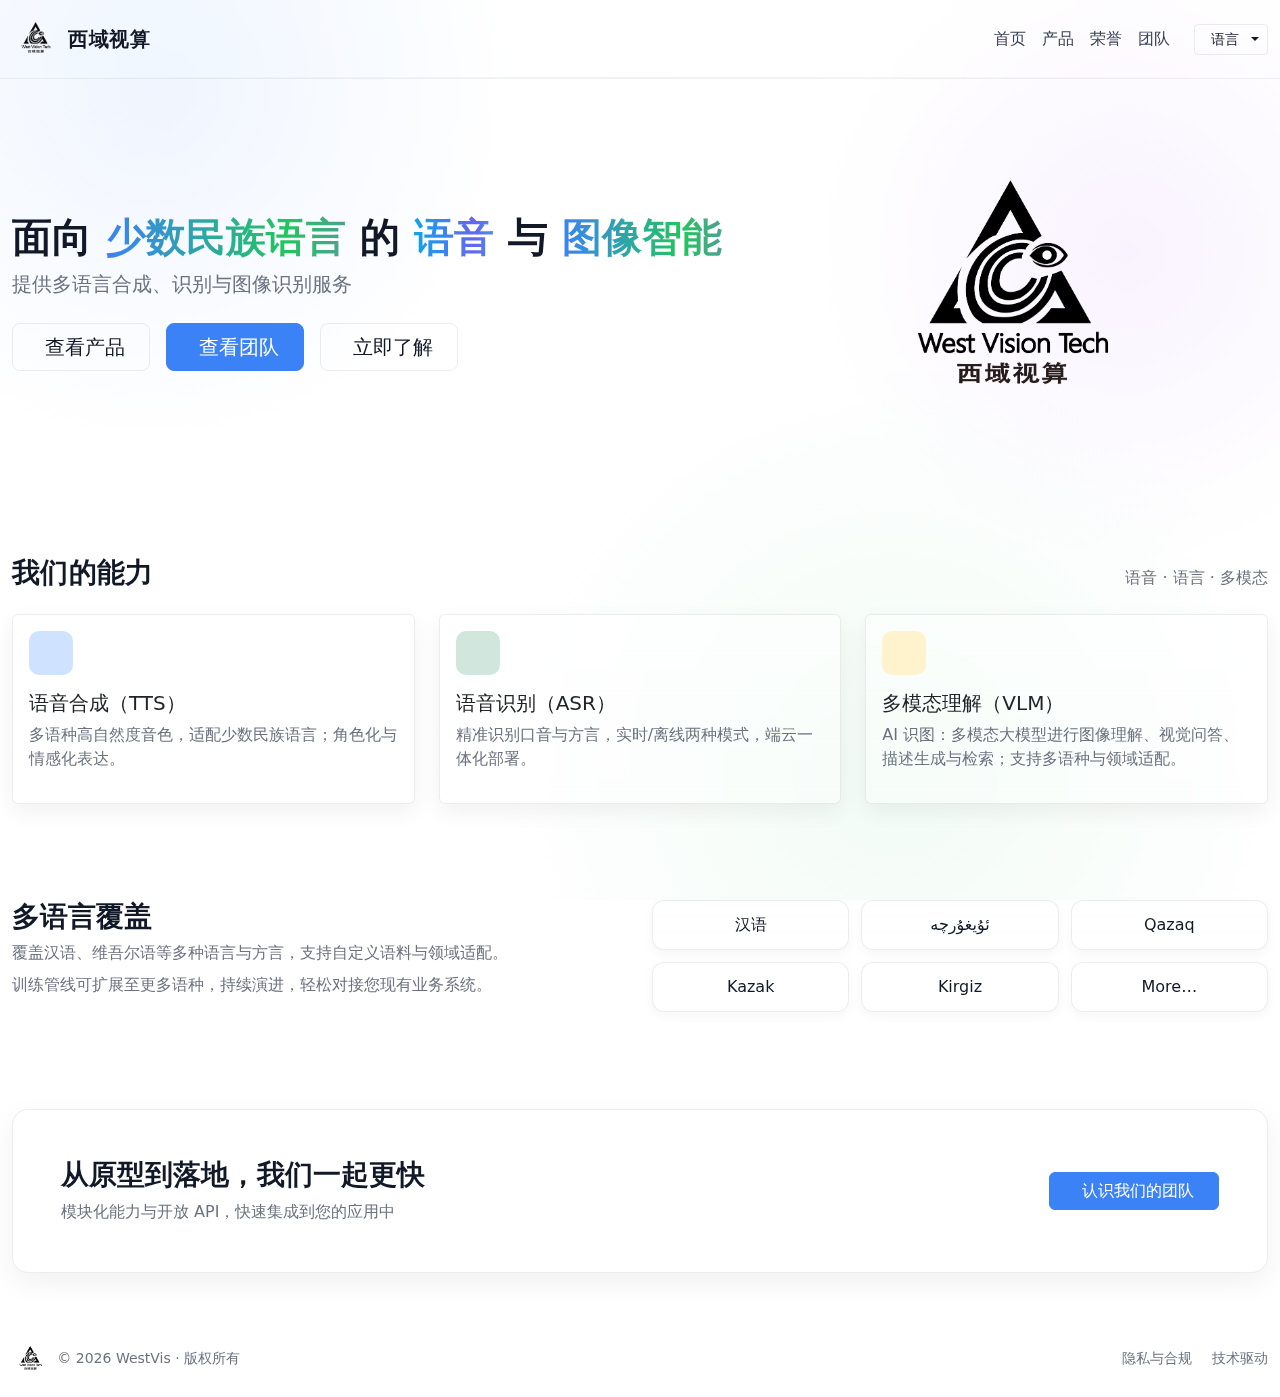
<file: index.html>
<!DOCTYPE html>
<html lang="zh" data-theme="light">
  <head>
    <meta charset="utf-8" />
    <meta name="viewport" content="width=device-width, initial-scale=1" />
    <title>西域视算 · WestVis</title>
    <meta name="description" content="西域视算 · 多语言（少数民族语言）语音合成、识别与图像识别服务" />
    <link rel="preconnect" href="https://gstatic.aby.pub" />
    <link href="https://gstatic.aby.pub/css2?family=Inter:wght@300;400;600;800&display=swap" rel="stylesheet" />
    <link href="https://cdn.bootcdn.net/ajax/libs/bootstrap/5.3.3/css/bootstrap.min.css" rel="stylesheet" />
    <link href="https://cdn.bootcdn.net/ajax/libs/remixicon/4.2.0/remixicon.min.css" rel="stylesheet" />
    <link href="./assets/css/common.css" rel="stylesheet" />
  </head>
  <body>
    <header id="app-header"></header>

    <main>
      <!-- Hero Section -->
      <section class="hero container-xxl py-5 position-relative overflow-hidden">
        <div class="row align-items-center py-5">
          <div class="col-lg-5 order-1 order-lg-2 text-center mb-4 mb-lg-0">
            <img src="./assets/images/logo/logo.png" alt="WestVis Logo" class="hero-logo" />
          </div>
          <div class="col-lg-7 order-2 order-lg-1 text-center text-lg-start">
            <h1 class="display-6 fw-800 mb-2 d-none d-md-block" data-i18n-html="hero.titleRich">面向 <span class="gtext">少数民族语言</span> 的 <span class="gtext-2">语音</span> 与 <span class="gtext">图像智能</span></h1>
            <h1 class="h3 fw-800 mb-3 d-block d-md-none" data-i18n-html="hero.titleRichShort">少数民族语言 · 语音 · 图像智能</h1>
            <p class="lead text-secondary mb-4" data-i18n="hero.subtitle">
              提供多语言合成、识别与图像识别服务
            </p>
            <div class="d-flex gap-3">
              <a href="./product.html" class="btn btn-outline-dark btn-lg px-4">
                <i class="ri-glasses-2-line me-2"></i>
                <span data-i18n="hero.ctaProduct">查看产品</span>
              </a>
              <a href="./team.html" class="btn btn-primary btn-lg px-4">
                <i class="ri-team-line me-2"></i>
                <span data-i18n="hero.ctaTeam">查看团队</span>
              </a>
              <a href="#capabilities" class="btn btn-outline-dark btn-lg px-4" data-no-spa="true" data-scroll-target="#capabilities">
                <i class="ri-information-line me-2"></i>
                <span data-i18n="hero.ctaLearn">立即了解</span>
              </a>
            </div>
          </div>
        </div>
      </section>

      <!-- Capabilities -->
      <section id="capabilities" class="container-xxl py-5">
        <div class="section-head d-flex align-items-end justify-content-between mb-4">
          <h2 class="h3 fw-700 mb-0" data-i18n="cap.title">我们的能力</h2>
          <span class="text-secondary" data-i18n="cap.subtitle">语音 · 语言 · 视觉</span>
        </div>
        <div class="row g-4">
          <div class="col-md-4">
            <div class="card feature-card h-100">
              <div class="card-body">
                <div class="icon-wrap bg-primary-subtle text-primary">
                  <i class="ri-sound-module-line"></i>
                </div>
                <h3 class="h5 mt-3 mb-2" data-i18n="cap.tts.title">语音合成（TTS）</h3>
                <p class="text-secondary" data-i18n="cap.tts.desc">
                  多语种高自然度音色，适配少数民族语言；角色化与情感化表达。
                </p>
              </div>
            </div>
          </div>
          <div class="col-md-4">
            <div class="card feature-card h-100">
              <div class="card-body">
                <div class="icon-wrap bg-success-subtle text-success">
                  <i class="ri-mic-2-line"></i>
                </div>
                <h3 class="h5 mt-3 mb-2" data-i18n="cap.asr.title">语音识别（ASR）</h3>
                <p class="text-secondary" data-i18n="cap.asr.desc">
                  精准识别口音与方言，实时/离线两种模式，端云一体化部署。
                </p>
              </div>
            </div>
          </div>
          <div class="col-md-4">
            <div class="card feature-card h-100">
              <div class="card-body">
                <div class="icon-wrap bg-warning-subtle text-warning">
                  <i class="ri-brain-line"></i>
                </div>
                <h3 class="h5 mt-3 mb-2" data-i18n="cap.cv.title">多模态理解（VLM）</h3>
                <p class="text-secondary" data-i18n="cap.cv.desc">
                  AI 识图：多模态大模型进行图像理解、视觉问答、描述生成与检索；支持多语种与领域适配。
                </p>
              </div>
            </div>
          </div>
        </div>
      </section>

      <!-- Languages -->
      <section class="container-xxl py-5">
        <div class="row g-4 align-items-center">
          <div class="col-lg-6 order-2 order-lg-1">
            <h2 class="h3 fw-700" data-i18n="langs.title">多语言覆盖</h2>
            <p class="text-secondary mb-2" data-i18n="langs.desc1">
              覆盖汉语、维吾尔语等多种语言与方言，支持自定义语料与领域适配。
            </p>
            <p class="text-secondary" data-i18n="langs.desc2">
              训练管线可扩展至更多语种，持续演进，轻松对接您现有业务系统。
            </p>
          </div>
          <div class="col-lg-6 order-1 order-lg-2">
            <div class="grid-badges">
              <div class="badge-tile">汉语</div>
              <div class="badge-tile">ئۇيغۇرچە</div>
              <div class="badge-tile">Qazaq</div>
              <div class="badge-tile">Kazak</div>
              <div class="badge-tile">Kirgiz</div>
              <div class="badge-tile">More…</div>
            </div>
          </div>
        </div>
      </section>

      <!-- CTA -->
      <section class="container-xxl py-5">
        <div class="cta glass rounded-4 p-4 p-lg-5 d-flex flex-column flex-lg-row align-items-center justify-content-between">
          <div>
            <h3 class="fw-700 mb-2" data-i18n="cta.title">从原型到落地，我们一起更快</h3>
            <p class="mb-0 text-secondary" data-i18n="cta.desc">模块化能力与开放 API，快速集成到您的应用中</p>
          </div>
          <a href="./team.html" class="btn btn-primary mt-3 mt-lg-0 px-4">
            <i class="ri-user-star-line me-2"></i>
            <span data-i18n="cta.button">认识我们的团队</span>
          </a>
        </div>
      </section>
    </main>

    <footer id="app-footer" class="mt-auto"></footer>

    <script src="https://cdn.bootcdn.net/ajax/libs/bootstrap/5.3.3/js/bootstrap.bundle.min.js"></script>
    <script src="./assets/js/common.js"></script>
  </body>
  </html>
</file>
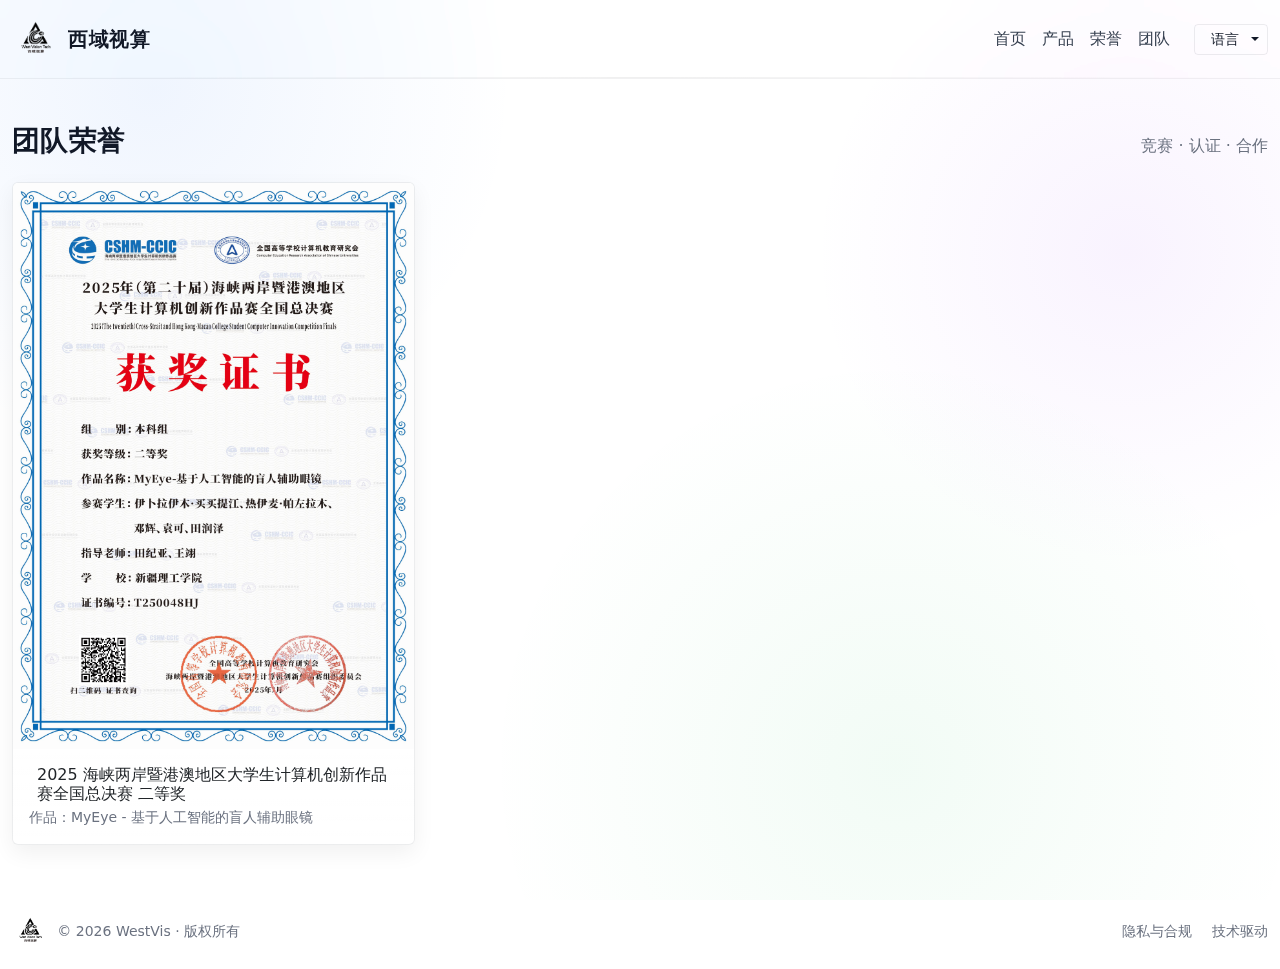
<file: honor.html>
<!DOCTYPE html>
<html lang="zh" data-theme="light">
  <head>
    <meta charset="utf-8" />
    <meta name="viewport" content="width=device-width, initial-scale=1" />
    <title>荣誉 · 西域视算</title>
    <link rel="preconnect" href="https://gstatic.aby.pub" />
    <link href="https://gstatic.aby.pub/css2?family=Inter:wght@300;400;600;800&display=swap" rel="stylesheet" />
    <link href="https://cdn.bootcdn.net/ajax/libs/bootstrap/5.3.3/css/bootstrap.min.css" rel="stylesheet" />
    <link href="https://cdn.bootcdn.net/ajax/libs/remixicon/4.2.0/remixicon.min.css" rel="stylesheet" />
    <link href="./assets/css/common.css" rel="stylesheet" />
  </head>
  <body>
    <header id="app-header"></header>
    <main class="container-xxl py-5">
      <div class="section-head d-flex align-items-end justify-content-between mb-4">
        <h1 class="h3 fw-700 mb-0" data-i18n="honor.title">团队荣誉</h1>
        <span class="text-secondary" data-i18n="honor.subtitle">竞赛 · 认证 · 合作</span>
      </div>

      <div class="row g-4">
        <div class="col-12 col-md-6 col-lg-4">
          <div class="card h-100 feature-card">
            <img src="./assets/images/honor/01.jpg" class="card-img-top" alt="荣誉证书" />
            <div class="card-body">
              <div class="d-flex align-items-center gap-2 mb-1">
                <i class="ri-award-line text-warning"></i>
                <h3 class="h6 mb-0" data-i18n="honor.h1.title">2025 海峡两岸暨港澳地区大学生计算机创新作品赛全国总决赛 二等奖</h3>
              </div>
              <p class="small text-secondary mb-0" data-i18n="honor.h1.desc">作品：MyEye - 基于人工智能的盲人辅助眼镜</p>
            </div>
          </div>
        </div>
      </div>
    </main>
    <footer id="app-footer" class="mt-auto"></footer>
    <script src="https://cdn.bootcdn.net/ajax/libs/bootstrap/5.3.3/js/bootstrap.bundle.min.js"></script>
    <script src="./assets/js/common.js"></script>
  </body>
  </html>
</file>
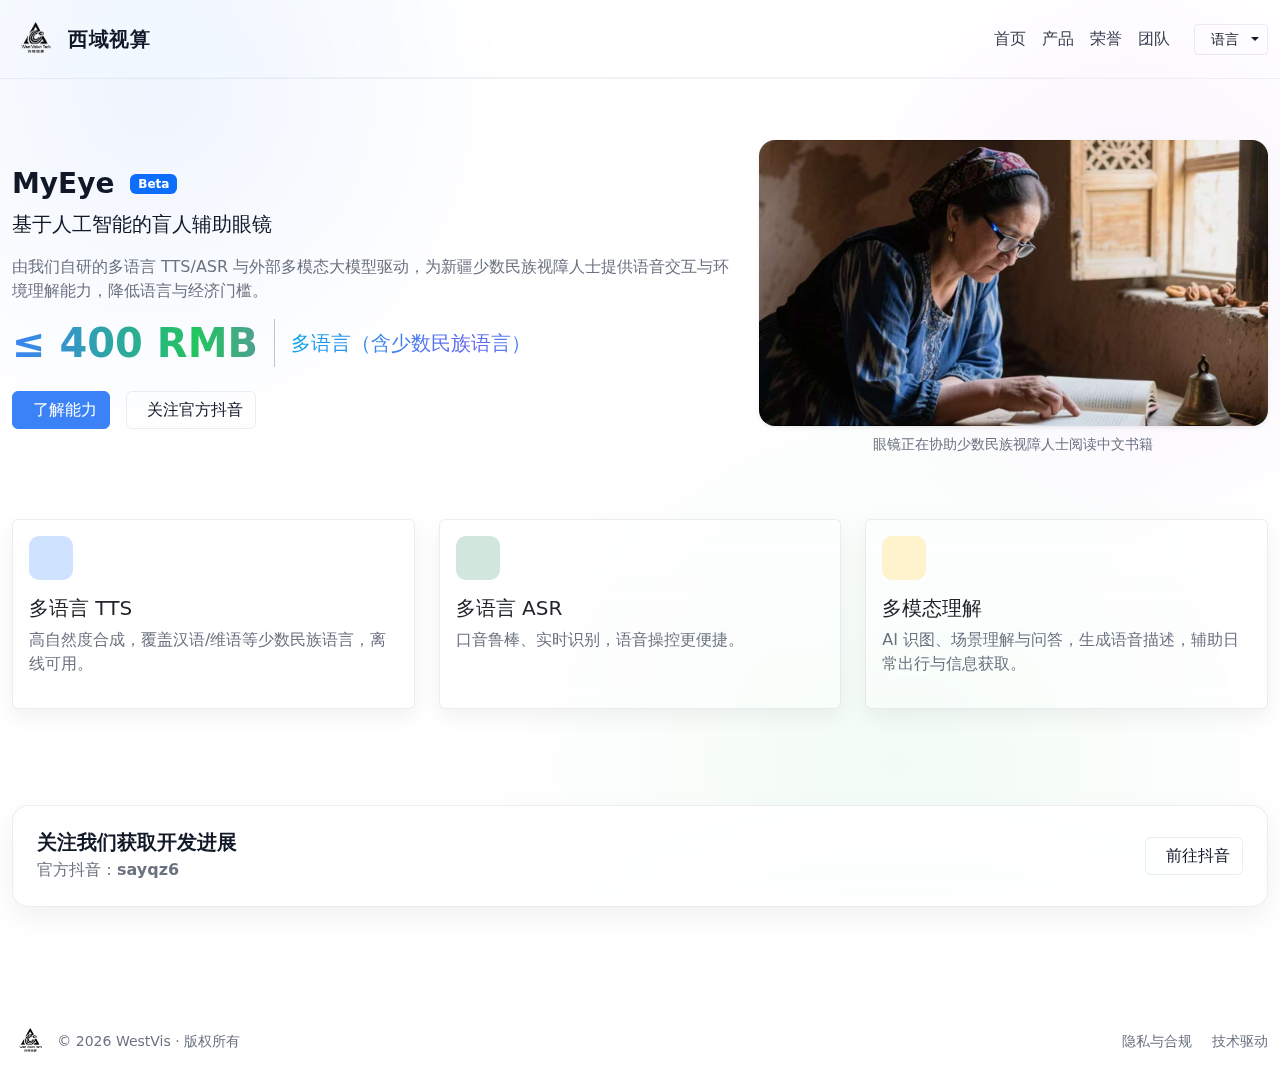
<file: product.html>
<!DOCTYPE html>
<html lang="zh" data-theme="light">
  <head>
    <meta charset="utf-8" />
    <meta name="viewport" content="width=device-width, initial-scale=1" />
    <title>产品 · MyEye · 西域视算</title>
    <link rel="preconnect" href="https://gstatic.aby.pub" />
    <link href="https://gstatic.aby.pub/css2?family=Inter:wght@300;400;600;800&display=swap" rel="stylesheet" />
    <link href="https://cdn.bootcdn.net/ajax/libs/bootstrap/5.3.3/css/bootstrap.min.css" rel="stylesheet" />
    <link href="https://cdn.bootcdn.net/ajax/libs/remixicon/4.2.0/remixicon.min.css" rel="stylesheet" />
    <link href="./assets/css/common.css" rel="stylesheet" />
  </head>
  <body>
    <header id="app-header"></header>

    <main class="container-xxl py-5">
      <section class="row align-items-center g-4 py-3">
        <div class="col-lg-7">
          <div class="d-flex align-items-center gap-3 mb-2">
            <!-- <img src="./assets/images/logo/logo.png" alt="WestVis" style="height:40px;width:auto;" /> -->
            <h1 class="h3 fw-800 mb-0">MyEye</h1>
            <span class="badge text-bg-primary">Beta</span>
          </div>
          <p class="lead mb-3" data-i18n="product.myeye.tagline">基于人工智能的盲人辅助眼镜</p>
          <p class="text-secondary" data-i18n="product.myeye.desc">
            由我们自研的多语言 TTS/ASR 与外部多模态大模型驱动，为新疆少数民族视障人士提供语音交互与环境理解能力，降低语言与经济门槛。
          </p>
          <div class="d-flex flex-wrap align-items-center gap-3 mt-3">
            <div class="display-6 fw-800"><span class="gtext">≤ 400 RMB</span></div>
            <div class="vr d-none d-lg-block"></div>
            <div class="h5 mb-0"><span class="gtext-2" data-i18n="product.myeye.multilang">多语言（含少数民族语言）</span></div>
          </div>
          <div class="mt-4 d-flex gap-3">
            <a href="#features" class="btn btn-primary" data-no-spa="true" data-scroll-target="#features"><i class="ri-eye-line me-2"></i><span data-i18n="product.myeye.ctaLearn">了解能力</span></a>
            <a href="#follow" class="btn btn-outline-dark"><i class="ri-video-line me-2"></i><span data-i18n="product.myeye.ctaFollow">关注官方抖音</span></a>
          </div>
        </div>
        <div class="col-lg-5 text-center">
          <div class="ratio ratio-16x9 rounded-4 overflow-hidden shadow-sm">
            <img src="./assets/images/product/conception.png" alt="MyEye 概念图" class="w-100 h-100" style="object-fit: cover;" />
          </div>
          <div class="small text-secondary mt-2" data-i18n="product.myeye.preview">眼镜正在协助少数民族视障人士阅读中文书籍</div>
        </div>
      </section>

      <section id="features" class="py-5">
        <div class="row g-4">
          <div class="col-md-4">
            <div class="card feature-card h-100">
              <div class="card-body">
                <div class="icon-wrap bg-primary-subtle text-primary"><i class="ri-sound-module-line"></i></div>
                <h3 class="h5 mt-3 mb-2" data-i18n="product.myeye.f1.title">多语言 TTS</h3>
                <p class="text-secondary" data-i18n="product.myeye.f1.desc">高自然度合成，覆盖汉语/维语等少数民族语言，离线可用。</p>
              </div>
            </div>
          </div>
          <div class="col-md-4">
            <div class="card feature-card h-100">
              <div class="card-body">
                <div class="icon-wrap bg-success-subtle text-success"><i class="ri-mic-2-line"></i></div>
                <h3 class="h5 mt-3 mb-2" data-i18n="product.myeye.f2.title">多语言 ASR</h3>
                <p class="text-secondary" data-i18n="product.myeye.f2.desc">口音鲁棒、实时识别，语音操控更便捷。</p>
              </div>
            </div>
          </div>
          <div class="col-md-4">
            <div class="card feature-card h-100">
              <div class="card-body">
                <div class="icon-wrap bg-warning-subtle text-warning"><i class="ri-brain-line"></i></div>
                <h3 class="h5 mt-3 mb-2" data-i18n="product.myeye.f3.title">多模态理解</h3>
                <p class="text-secondary" data-i18n="product.myeye.f3.desc">AI 识图、场景理解与问答，生成语音描述，辅助日常出行与信息获取。</p>
              </div>
            </div>
          </div>
        </div>
      </section>

      <section id="follow" class="py-5">
        <div class="glass rounded-4 p-4 d-flex flex-column flex-lg-row align-items-center justify-content-between">
          <div class="mb-3 mb-lg-0">
            <h3 class="h5 fw-700 mb-1" data-i18n="product.follow.title">关注我们获取开发进展</h3>
            <div class="text-secondary" data-i18n-html="product.follow.descHtml">官方抖音：<span class="fw-700">sayqz6</span></div>
          </div>
            <a class="btn btn-outline-dark" href="https://www.douyin.com/" target="_blank" rel="noreferrer noopener" data-no-spa="true">
            <i class="ri-external-link-line me-2"></i><span data-i18n="product.follow.btn">前往抖音</span>
          </a>
        </div>
      </section>
    </main>

    <footer id="app-footer" class="mt-auto"></footer>

    <script src="https://cdn.bootcdn.net/ajax/libs/bootstrap/5.3.3/js/bootstrap.bundle.min.js"></script>
    <script src="./assets/js/common.js"></script>
  </body>
  </html>
</file>
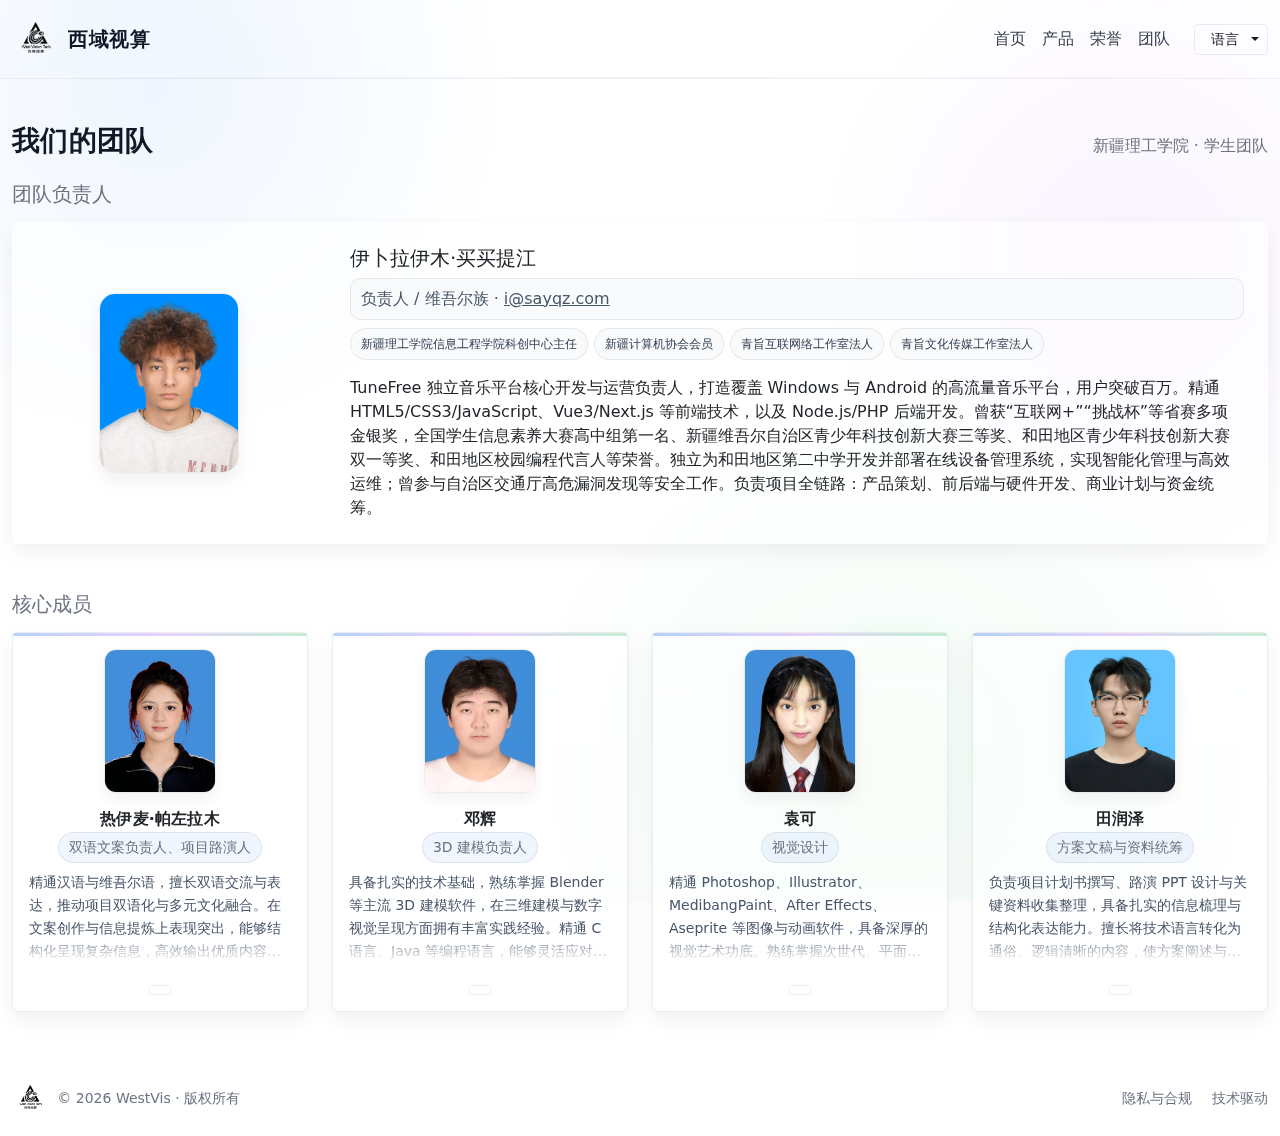
<file: team.html>
<!DOCTYPE html>
<html lang="zh" data-theme="light">
  <head>
    <meta charset="utf-8" />
    <meta name="viewport" content="width=device-width, initial-scale=1" />
    <title>团队 · 西域视算</title>
    <link rel="preconnect" href="https://gstatic.aby.pub" />
    <link href="https://gstatic.aby.pub/css2?family=Inter:wght@300;400;600;800&display=swap" rel="stylesheet" />
    <link href="https://cdn.bootcdn.net/ajax/libs/bootstrap/5.3.3/css/bootstrap.min.css" rel="stylesheet" />
    <link href="https://cdn.bootcdn.net/ajax/libs/remixicon/4.2.0/remixicon.min.css" rel="stylesheet" />
    <link href="./assets/css/common.css" rel="stylesheet" />
  </head>
  <body>
    <header id="app-header"></header>

    <main class="container-xxl py-5">
      <div class="section-head d-flex align-items-end justify-content-between mb-4">
        <h1 class="h3 fw-700 mb-0" data-i18n="team.title">我们的团队</h1>
        <span class="text-secondary" data-i18n="team.subtitle">新疆理工学院 · 学生团队</span>
      </div>

      <!-- 负责人 -->
      <section class="mb-5">
        <h2 class="h5 text-secondary mb-3" data-i18n="team.lead.title">团队负责人</h2>
        <div class="card member-card border-0 glass overflow-hidden">
          <div class="row g-0 align-items-center">
            <div class="col-md-3 text-center p-4">
              <img src="./assets/images/team/lead.jpg" alt="Lead" class="avatar-rect" />
            </div>
            <div class="col-md-9 p-4">
              <h3 class="h5 mb-2">伊卜拉伊木·买买提江</h3>
              <div class="note mb-2">
                <span data-i18n="team.lead.role">负责人 / 维吾尔族</span> · <a href="mailto:i@sayqz.com" class="text-reset">i@sayqz.com</a>
              </div>
              <div class="badges mb-3">
                <span class="badge-soft" data-i18n="team.lead.badges.b1">新疆理工学院信息工程学院科创中心主任</span>
                <span class="badge-soft" data-i18n="team.lead.badges.b2">新疆计算机协会会员</span>
                <span class="badge-soft" data-i18n="team.lead.badges.b3">青旨互联网络工作室法人</span>
                <span class="badge-soft" data-i18n="team.lead.badges.b4">青旨文化传媒工作室法人</span>
              </div>
              <p class="mb-0" data-i18n="team.lead.bio">个人简介</p>
            </div>
          </div>
        </div>
      </section>

      <!-- 成员 -->
      <section>
        <h2 class="h5 text-secondary mb-3" data-i18n="team.members.title">核心成员</h2>
        <div class="row g-4">
          <div class="col-md-6 col-lg-3">
            <div class="card h-100 member-card text-center">
              <div class="card-body">
                <img src="./assets/images/team/member1.jpg" alt="member1" class="avatar-rect-sm mx-auto mb-3" />
                <h3 class="h6 mb-1">热伊麦·帕左拉木</h3>
                <div class="small text-secondary role" data-i18n="team.members.m1.role">双语文案负责人、项目路演人</div>
                <p class="small mt-2 bio" data-i18n="team.members.m1.bio">简介</p>
                <button class="btn btn-sm btn-outline-dark expand-bio-btn" type="button" aria-label="expand">
                  <i class="ri-arrow-down-s-line"></i>
                </button>
              </div>
            </div>
          </div>
          <div class="col-md-6 col-lg-3">
            <div class="card h-100 member-card text-center">
              <div class="card-body">
                <img src="./assets/images/team/member2.jpg" alt="member2" class="avatar-rect-sm mx-auto mb-3" />
                <h3 class="h6 mb-1">邓辉</h3>
                <div class="small text-secondary role" data-i18n="team.members.m2.role">3D 建模负责人</div>
                <p class="small mt-2 bio" data-i18n="team.members.m2.bio">简介</p>
                <button class="btn btn-sm btn-outline-dark expand-bio-btn" type="button" aria-label="expand">
                  <i class="ri-arrow-down-s-line"></i>
                </button>
              </div>
            </div>
          </div>
          <div class="col-md-6 col-lg-3">
            <div class="card h-100 member-card text-center">
              <div class="card-body">
                <img src="./assets/images/team/member3.jpg" alt="member3" class="avatar-rect-sm mx-auto mb-3" />
                <h3 class="h6 mb-1">袁可</h3>
                <div class="small text-secondary role" data-i18n="team.members.m3.role">视觉设计</div>
                <p class="small mt-2 bio" data-i18n="team.members.m3.bio">简介</p>
                <button class="btn btn-sm btn-outline-dark expand-bio-btn" type="button" aria-label="expand">
                  <i class="ri-arrow-down-s-line"></i>
                </button>
              </div>
            </div>
          </div>
          <div class="col-md-6 col-lg-3">
            <div class="card h-100 member-card text-center">
              <div class="card-body">
                <img src="./assets/images/team/member4.jpg" alt="member4" class="avatar-rect-sm mx-auto mb-3" />
                <h3 class="h6 mb-1">田润泽</h3>
                <div class="small text-secondary role" data-i18n="team.members.m4.role">方案文稿与资料统筹</div>
                <p class="small mt-2 bio" data-i18n="team.members.m4.bio">简介</p>
                <button class="btn btn-sm btn-outline-dark expand-bio-btn" type="button" aria-label="expand">
                  <i class="ri-arrow-down-s-line"></i>
                </button>
              </div>
            </div>
          </div>
        </div>
      </section>
    </main>

    <footer id="app-footer" class="mt-auto"></footer>

    <script src="https://cdn.bootcdn.net/ajax/libs/bootstrap/5.3.3/js/bootstrap.bundle.min.js"></script>
    <script src="./assets/js/common.js"></script>
  </body>
  </html>
</file>
<file: assets/css/common.css>
:root {
  --bg: #ffffff;
  --card: #ffffff;
  --card-border: rgba(17, 24, 39, 0.08);
  --text: #111827;
  --muted: #6b7280;
  --primary: #3b82f6;
}

html, body {
  background: var(--bg);
  color: var(--text);
  font-family: Inter, system-ui, -apple-system, Segoe UI, Roboto, "Helvetica Neue", Arial, "Noto Sans", "Apple Color Emoji", "Segoe UI Emoji";
  scroll-behavior: smooth;
  background-image:
    radial-gradient(600px 600px at 12% 10%, rgba(59,130,246,0.08), transparent 60%),
    radial-gradient(520px 520px at 88% 28%, rgba(168,85,247,0.07), transparent 60%),
    radial-gradient(680px 680px at 70% 85%, rgba(34,197,94,0.06), transparent 60%);
  background-attachment: fixed, fixed, fixed;
  background-repeat: no-repeat;
}

.fw-700 { font-weight: 700; }
.fw-800 { font-weight: 800; }

.navbar .brand-text { font-weight: 700; letter-spacing: .5px; color: var(--text); }
.navbar .separator { height: 1px; background: linear-gradient(90deg, transparent, rgba(0,0,0,.06), transparent); position: absolute; left: 0; right: 0; bottom: 0; }

/* Glassy fixed header */
.glass-nav {
  background: rgba(255,255,255,.12) !important; /* near transparent at top */
  backdrop-filter: blur(16px) saturate(160%);
  -webkit-backdrop-filter: blur(16px) saturate(160%);
  border-bottom: 1px solid rgba(17,24,39,.06);
  box-shadow: none;
  transition: background-color .24s ease, box-shadow .24s ease, border-color .24s ease;
}
.glass-nav.scrolled {
  background: rgba(255,255,255,.56) !important;
  border-bottom-color: var(--card-border);
  box-shadow: 0 8px 28px rgba(0,0,0,.06);
}
body { padding-top: 76px; background-color: var(--bg); }

.bg-radial { position: absolute; inset: -10%; background: radial-gradient(1000px 400px at 10% 10%, rgba(91,140,255,0), transparent), radial-gradient(800px 300px at 90% 40%, rgba(0,214,170,0), transparent); filter: blur(0px); z-index: -1; }

.hero-logo { width: 200px; height: auto; max-width: 90%; }
@media (min-width: 576px) { .hero-logo { width: 240px; } }
@media (min-width: 992px) { .hero-logo { width: 320px; } }

/* gradient text */
.gtext {
  background: linear-gradient(90deg, #3b82f6, #22c55e, #a855f7, #f59e0b, #3b82f6);
  -webkit-background-clip: text;
  background-clip: text;
  color: transparent;
  background-size: 300% 100%;
  animation: gradientShift 8s ease-in-out infinite;
}
.gtext-2 {
  background: linear-gradient(90deg, #0ea5e9, #6366f1, #22d3ee, #818cf8, #0ea5e9);
  -webkit-background-clip: text; background-clip: text; color: transparent;
  background-size: 300% 100%;
  animation: gradientShift 10s ease-in-out infinite;
}

@keyframes gradientShift {
  0% { background-position: 0% 50%; }
  50% { background-position: 100% 50%; }
  100% { background-position: 0% 50%; }
}

@media (prefers-reduced-motion: reduce) {
  .gtext, .gtext-2 { animation: none; }
}

.glass { background: linear-gradient(180deg, rgba(255,255,255,.9), rgba(255,255,255,.7)); border: 1px solid var(--card-border); backdrop-filter: blur(6px); box-shadow: 0 10px 30px rgba(0,0,0,.06); }

.card.feature-card { 
  background: linear-gradient(180deg, rgba(255,255,255,.55), rgba(255,255,255,.38)); 
  border: 1px solid var(--card-border); 
  box-shadow: 0 8px 22px rgba(0,0,0,.06); 
  backdrop-filter: blur(10px) saturate(120%);
  -webkit-backdrop-filter: blur(10px) saturate(120%);
}
.feature-card .icon-wrap { width: 44px; height: 44px; border-radius: 10px; display: grid; place-items: center; font-size: 22px; }

.grid-badges { display: grid; grid-template-columns: repeat(3, minmax(0, 1fr)); gap: 12px; }
.badge-tile { background: linear-gradient(180deg, rgba(255,255,255,.55), rgba(255,255,255,.35)); border: 1px solid var(--card-border); padding: 12px 14px; border-radius: 12px; text-align: center; box-shadow: 0 4px 12px rgba(0,0,0,.04); backdrop-filter: blur(8px); -webkit-backdrop-filter: blur(8px); }

.cta { border: 1px solid var(--card-border); }

.member-card { background: linear-gradient(180deg, rgba(255,255,255,.55), rgba(255,255,255,.38)); border: 1px solid var(--card-border); box-shadow: 0 8px 22px rgba(0,0,0,.06); backdrop-filter: blur(10px) saturate(120%); -webkit-backdrop-filter: blur(10px) saturate(120%); }
.member-card .card-body { display: flex; flex-direction: column; align-items: center; justify-content: flex-start; position: relative; }
.member-card .card-body::before { content: ""; position: absolute; top: 0; left: 0; right: 0; height: 3px; border-top-left-radius: 12px; border-top-right-radius: 12px; background: linear-gradient(90deg, rgba(59,130,246,.6), rgba(168,85,247,.45), rgba(34,197,94,.45)); opacity: .6; }
.member-card .card-body h3 { font-weight: 700; letter-spacing: .2px; }
.member-card .role { min-height: 20px; }
.member-card .role { background: rgba(59,130,246,.08); color: #1f3b8a; padding: 4px 10px; border-radius: 999px; display: inline-block; border: 1px solid var(--card-border); }
.member-card .bio { color: #475569; line-height: 1.65; text-align: left; position: relative; width: 100%; }
.member-card .bio:not(.expanded)::after { content: ""; position: absolute; left: 0; right: 0; bottom: 0; height: 2.2em; background: linear-gradient(to bottom, rgba(255,255,255,0), var(--card)); }
@media (min-width: 992px) {
  .member-card .bio { 
    display: -webkit-box;
    -webkit-line-clamp: 4;
    -webkit-box-orient: vertical;
    overflow: hidden;
    min-height: 4.8em; /* ~4 lines */
  }
}
@media (max-width: 991.98px) {
  .member-card .bio { 
    display: -webkit-box;
    -webkit-line-clamp: 5;
    -webkit-box-orient: vertical;
    overflow: hidden;
    min-height: 6em;
  }
}

.member-card .bio.expanded {
  -webkit-line-clamp: initial !important;
  overflow: visible;
  min-height: 0;
}

.expand-bio-btn { margin-top: 6px; }
.expand-bio-btn { border-radius: 999px; padding: 4px 10px; background: #f8fafc; border: 1px solid var(--card-border); }
.expand-bio-btn i { transition: transform .2s ease; }
.expand-bio-btn[data-expanded="true"] i { transform: rotate(180deg); }
.avatar-xl { width: 120px; height: 120px; border-radius: 24px; }
.avatar-lg { width: 88px; height: 88px; border-radius: 20px; }
.avatar-img { width: 100%; height: 100%; object-fit: cover; border-radius: inherit; display: block; }
.avatar-circle { width: 112px; height: 112px; border-radius: 999px; object-fit: cover; border: 1px solid var(--card-border); box-shadow: 0 6px 16px rgba(0,0,0,.06); }
.avatar-rect { width: 140px; height: 180px; border-radius: 16px; object-fit: cover; border: 1px solid var(--card-border); box-shadow: 0 8px 18px rgba(0,0,0,.06); }
.avatar-rect-sm { width: 112px; height: 144px; border-radius: 12px; object-fit: cover; border: 1px solid var(--card-border); box-shadow: 0 6px 14px rgba(0,0,0,.05); }
.bg-gradient { background: linear-gradient(135deg, rgba(91,140,255,.35), rgba(0,214,170,.35)); border: 1px solid var(--card-border); }

.text-secondary { color: var(--muted) !important; }

/* RTL support for Uyghur */
[dir="rtl"] .navbar .navbar-brand { margin-right: 0; }
[dir="rtl"] .navbar .ms-auto { margin-left: 0 !important; margin-right: auto !important; }

/* Buttons */
.btn-primary { background: var(--primary); border-color: var(--primary); }
.btn-outline-dark { color: var(--text) !important; border-color: var(--card-border) !important; background-color: transparent !important; }
.btn-outline-dark:hover,
.btn-outline-dark:focus,
.btn-outline-dark:active,
.show > .btn-outline-dark.dropdown-toggle {
  color: var(--text) !important;
  background-color: rgba(17,24,39,.06) !important;
  border-color: var(--card-border) !important;
  box-shadow: none !important;
}
.btn-outline-dark:focus-visible {
  outline: none;
  box-shadow: 0 0 0 .2rem rgba(59,130,246,.25) !important;
}

/* Links */
.nav-link { color: #374151; }
.nav-link:hover { color: #111827; }
.nav-link.active { color: #111827 !important; font-weight: 600; }

/* Utility spacing for sections */
.section-head .h3 { letter-spacing: .3px; }

/* Dropdown */
.dropdown-menu { background: #ffffff; border-color: var(--card-border); }
.dropdown-item { color: var(--text); white-space: nowrap; overflow-wrap: normal; word-break: normal; text-align: right; }
.dropdown-item:hover { background: rgba(17,24,39,.04); }

/* Prevent overflow on small screens for language dropdown */
@media (max-width: 576px) {
  .navbar .dropdown-menu { right: 12px; left: auto; transform: none !important; width: auto; min-width: 180px; max-width: calc(100% - 24px); text-align: right; }
  .navbar .dropdown-item { white-space: nowrap; text-align: right; }
}

/* Responsive adjustments */
@media (max-width: 576px) {
  .hero { padding-top: 2rem !important; padding-bottom: 2rem !important; }
  .hero .d-flex.gap-3 { flex-direction: column; align-items: stretch; gap: .75rem !important; }
  .hero .d-flex.gap-3 .btn { width: 100%; }
  .hero h1.h3 { line-height: 1.25; }
  .hero .lead { font-size: 1rem; }

  .grid-badges { grid-template-columns: repeat(2, minmax(0, 1fr)); }

  .avatar-xl { width: 88px; height: 88px; }
  .avatar-lg { width: 72px; height: 72px; }

  .section-head { flex-direction: column; align-items: flex-start; gap: .25rem; }
  .cta { padding: 1rem !important; }

  .navbar .brand-text { font-size: 1rem; }
}

/* Badges & note */
.badges { display: flex; flex-wrap: wrap; gap: 6px; }
.badge-soft { background: #f9fafb; border: 1px solid var(--card-border); color: #334155; padding: 6px 10px; border-radius: 999px; font-size: 12px; }
.note { background: #f9fafb; border: 1px solid var(--card-border); border-radius: 10px; padding: 8px 10px; color: #475569; }

/* Page transition */
main.fade-out { opacity: .0; transform: translateY(8px); transition: opacity .18s cubic-bezier(0.2,0.8,0.2,1), transform .18s cubic-bezier(0.2,0.8,0.2,1); }
main.fade-in { opacity: 1; transform: translateY(0); transition: opacity .22s cubic-bezier(0.2,0.8,0.2,1), transform .22s cubic-bezier(0.2,0.8,0.2,1); }

/* Language/page transition overlay with micro-scale + radial glow */
#page-overlay {
  position: fixed; inset: 0; background: #ffffff; opacity: 0; pointer-events: none;
  transition: opacity .28s ease; z-index: 2147483000;
}
#page-overlay::after {
  content: ""; position: absolute; inset: 0;
  background: radial-gradient(600px 600px at 50% 50%, rgba(59,130,246,.22), transparent 60%);
  transform: scale(.95); opacity: 0; transition: transform .32s ease, opacity .32s ease;
}
#page-overlay.show { opacity: 1; pointer-events: auto; }
#page-overlay.show::after { transform: scale(1.06); opacity: 1; }

/* Slight content shrink when overlay is active */
body.overlay-active main { transform: scale(.988); transition: transform .28s cubic-bezier(0.2,0.8,0.2,1); }
</file>
